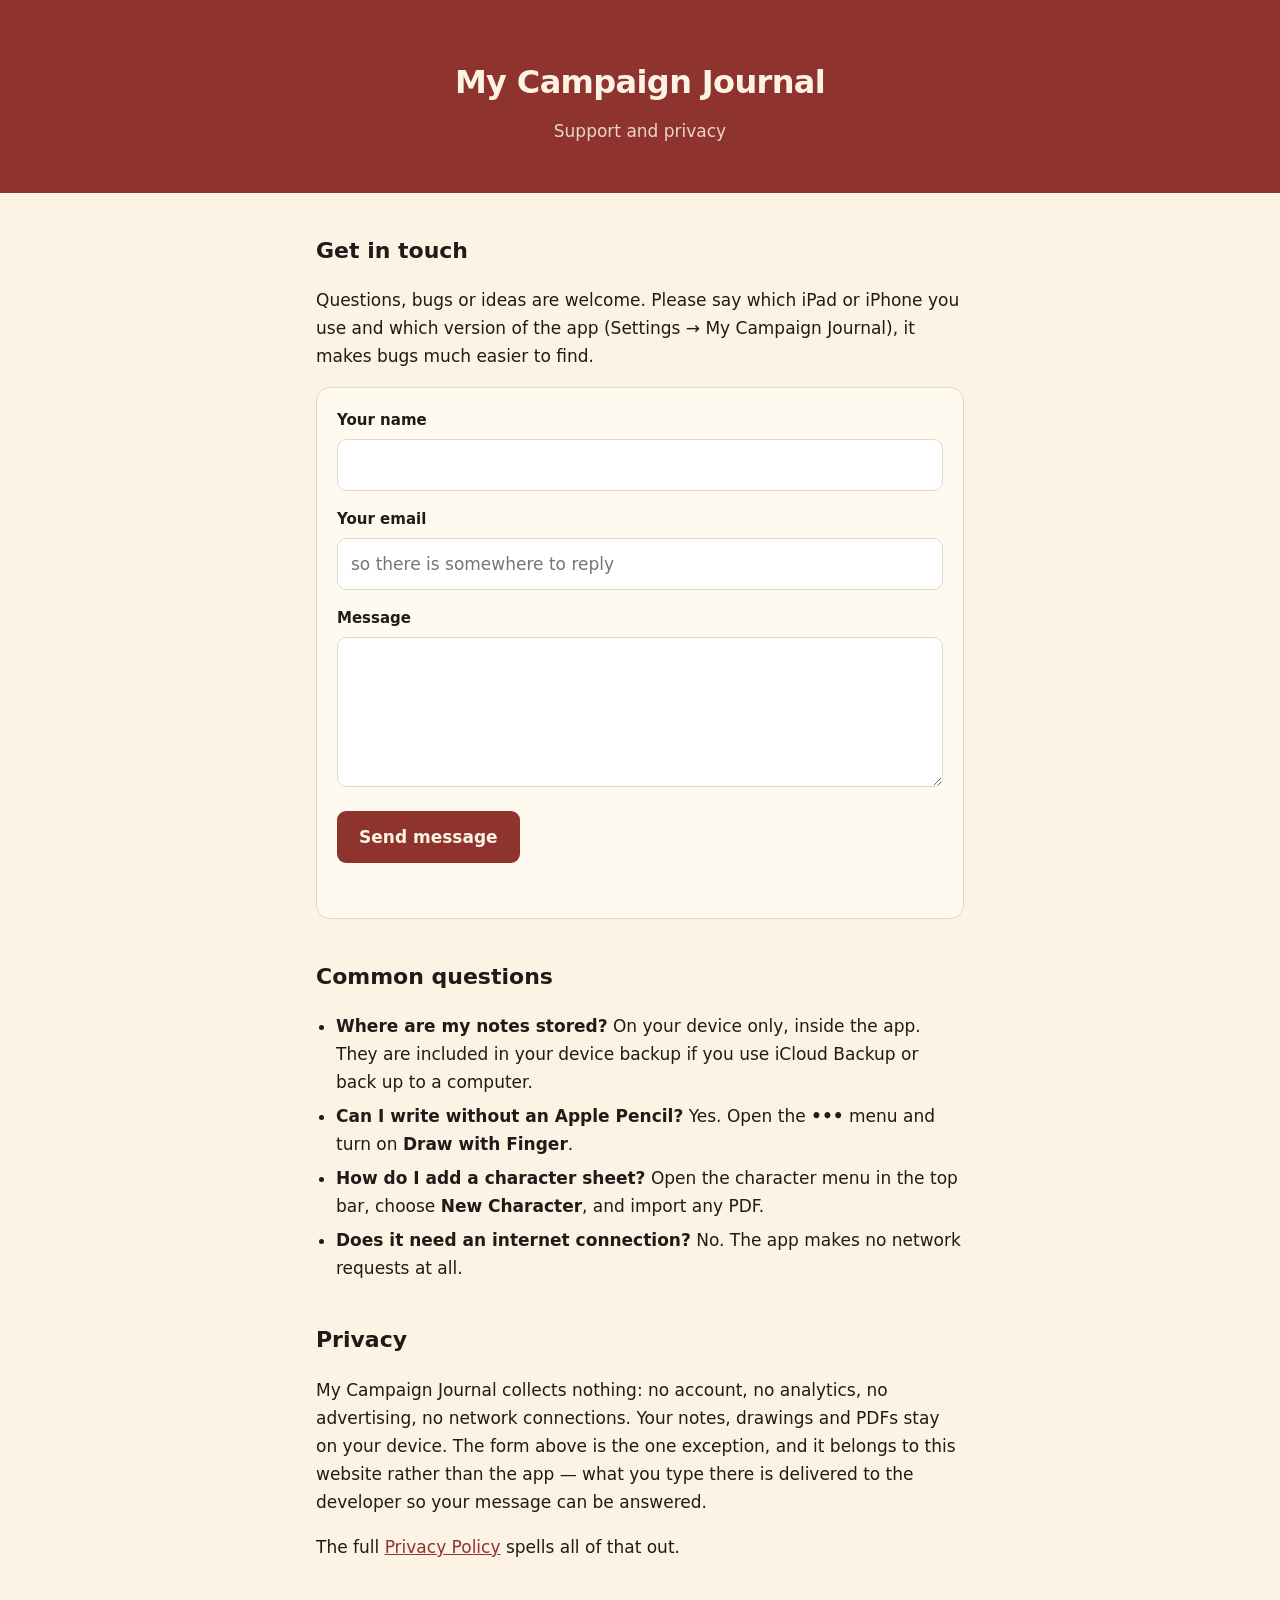
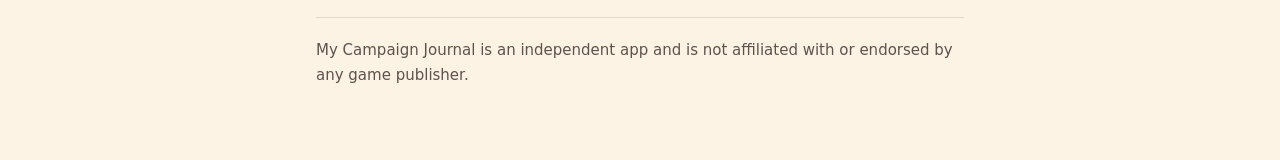
<file: index.html>
<!doctype html>
<html lang="en">
<head>
<meta charset="utf-8">
<meta name="viewport" content="width=device-width, initial-scale=1">
<title>My Campaign Journal — Support</title>
<link rel="stylesheet" href="style.css">
</head>
<body>
<header>
  <h1>My Campaign Journal</h1>
  <p>Support and privacy</p>
</header>

<main>
  <h2>Get in touch</h2>
  <p>
    Questions, bugs or ideas are welcome. Please say which iPad or iPhone you use and
    which version of the app (Settings → My Campaign Journal), it makes bugs much easier to find.
  </p>

  <form id="contact" novalidate>
    <div class="row">
      <label for="name">Your name</label>
      <input id="name" name="name" type="text" autocomplete="name" required>
    </div>
    <div class="row">
      <label for="email">Your email</label>
      <input id="email" name="email" type="email" autocomplete="email" required
             placeholder="so there is somewhere to reply">
    </div>
    <div class="row">
      <label for="message">Message</label>
      <textarea id="message" name="message" required></textarea>
    </div>
    <div class="hp" aria-hidden="true">
      <label for="botcheck">Leave this field empty</label>
      <input id="botcheck" name="botcheck" type="checkbox" tabindex="-1" autocomplete="off">
    </div>
    <button type="submit" id="send">Send message</button>
    <p id="status" role="status" aria-live="polite"></p>
  </form>

  <h2>Common questions</h2>
  <ul>
    <li><strong>Where are my notes stored?</strong> On your device only, inside the app. They are included in your device backup if you use iCloud Backup or back up to a computer.</li>
    <li><strong>Can I write without an Apple Pencil?</strong> Yes. Open the <strong>•••</strong> menu and turn on <strong>Draw with Finger</strong>.</li>
    <li><strong>How do I add a character sheet?</strong> Open the character menu in the top bar, choose <strong>New Character</strong>, and import any PDF.</li>
    <li><strong>Does it need an internet connection?</strong> No. The app makes no network requests at all.</li>
  </ul>

  <h2>Privacy</h2>
  <p>
    My Campaign Journal collects nothing: no account, no analytics, no advertising, no network
    connections. Your notes, drawings and PDFs stay on your device. The form above is the one
    exception, and it belongs to this website rather than the app — what you type there is
    delivered to the developer so your message can be answered.
  </p>
  <p>
    The full <a href="privacy/">Privacy Policy</a> spells all of that out.
  </p>

  <footer>
    My Campaign Journal is an independent app and is not affiliated with or endorsed by any game publisher.
  </footer>
</main>

<script>
  const ACCESS_KEY = "b4f805cb-7d09-4f3e-b0ea-1504801804d5";
  const form = document.getElementById("contact");
  const button = document.getElementById("send");
  const status = document.getElementById("status");

  function show(text, kind) {
    status.textContent = text;
    status.className = kind || "";
  }

  form.addEventListener("submit", async (event) => {
    event.preventDefault();
    const data = Object.fromEntries(new FormData(form).entries());

    if (!data.name || !data.email || !data.message) {
      show("Please fill in your name, your email and a message.", "bad");
      return;
    }
    if (!/^[^\s@]+@[^\s@]+\.[^\s@]+$/.test(data.email)) {
      show("That email address does not look right — check it so a reply can reach you.", "bad");
      return;
    }

    button.disabled = true;
    show("Sending…");

    try {
      const response = await fetch("https://api.web3forms.com/submit", {
        method: "POST",
        headers: { "Content-Type": "application/json", Accept: "application/json" },
        body: JSON.stringify({
          access_key: ACCESS_KEY,
          subject: "My Campaign Journal — support",
          from_name: "My Campaign Journal support form",
          ...data
        })
      });
      const result = await response.json();
      if (response.ok && result.success) {
        form.reset();
        show("Thank you — your message is on its way. You will get a reply at the address you gave.", "ok");
      } else {
        show("Sorry, that did not go through. Please try again in a moment.", "bad");
      }
    } catch (error) {
      show("Sorry, that did not go through — you may be offline. Please try again.", "bad");
    } finally {
      button.disabled = false;
    }
  });
</script>
</body>
</html>
</file>
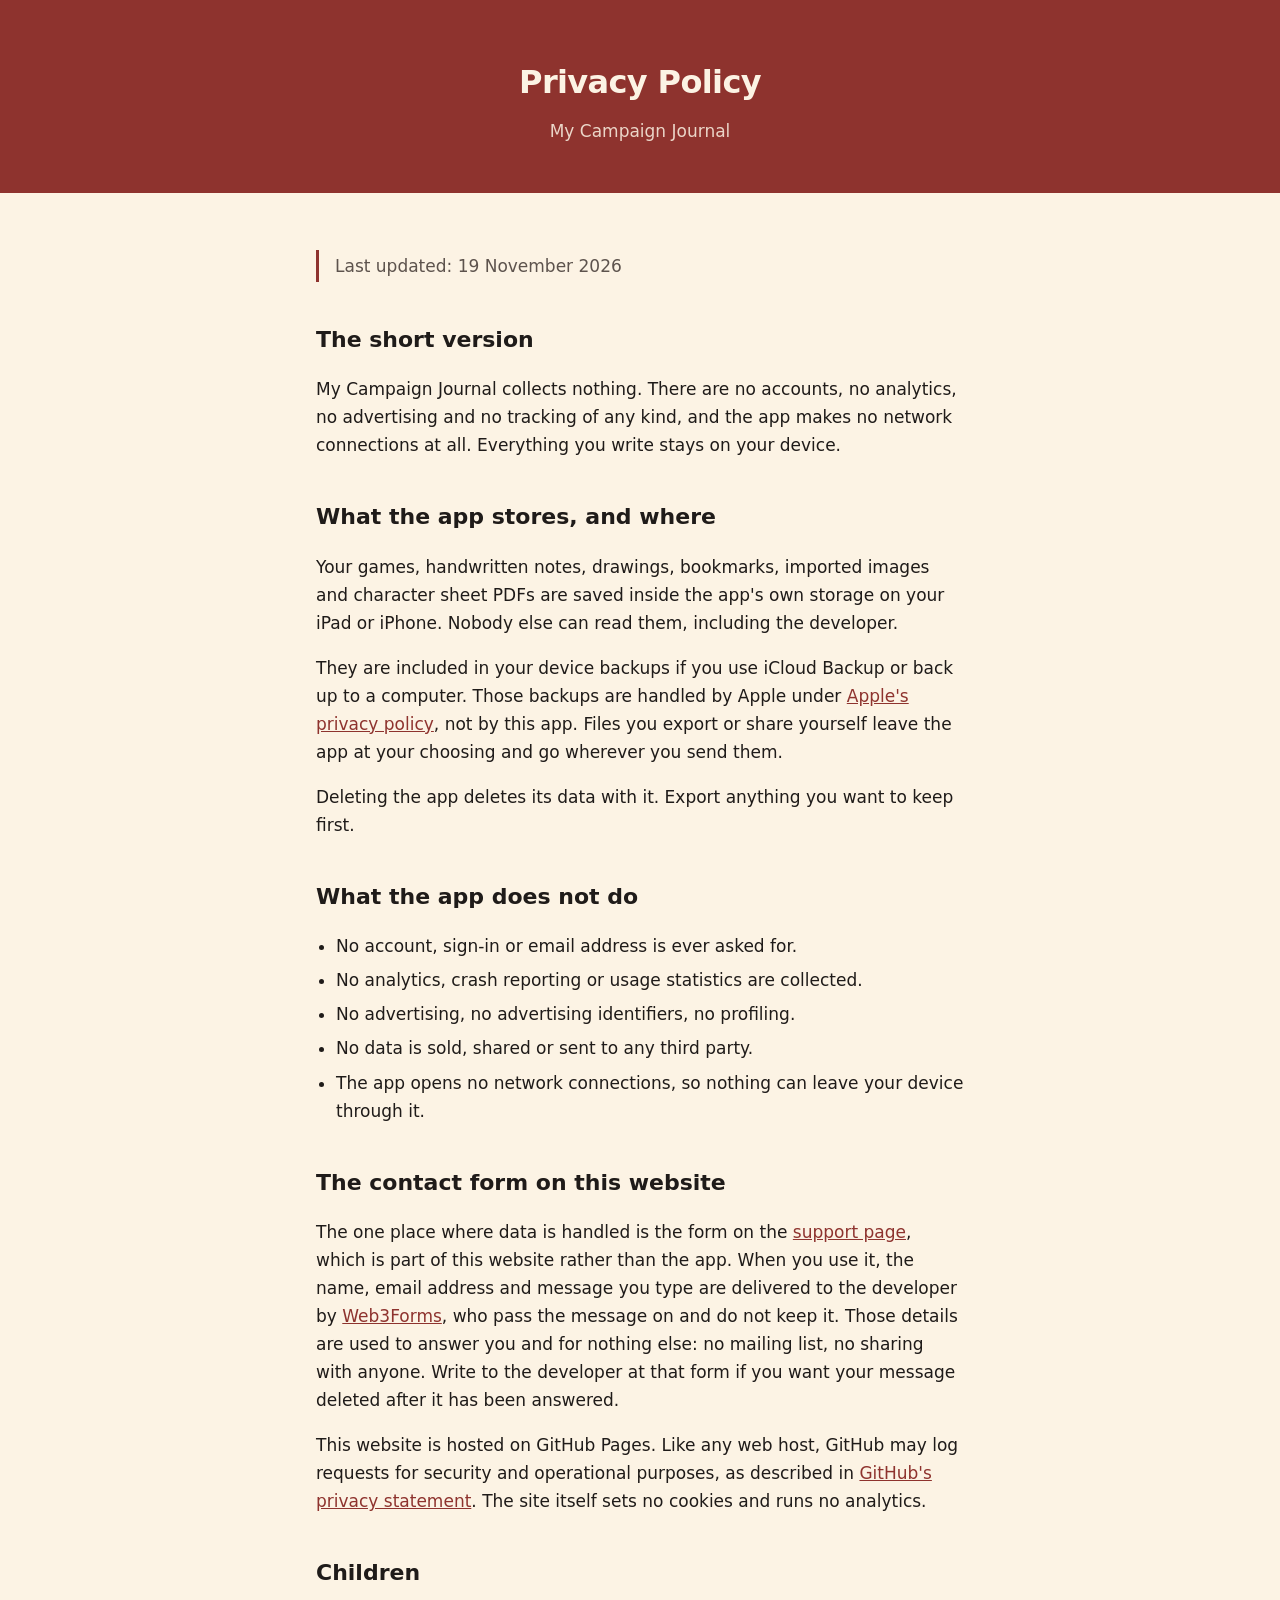
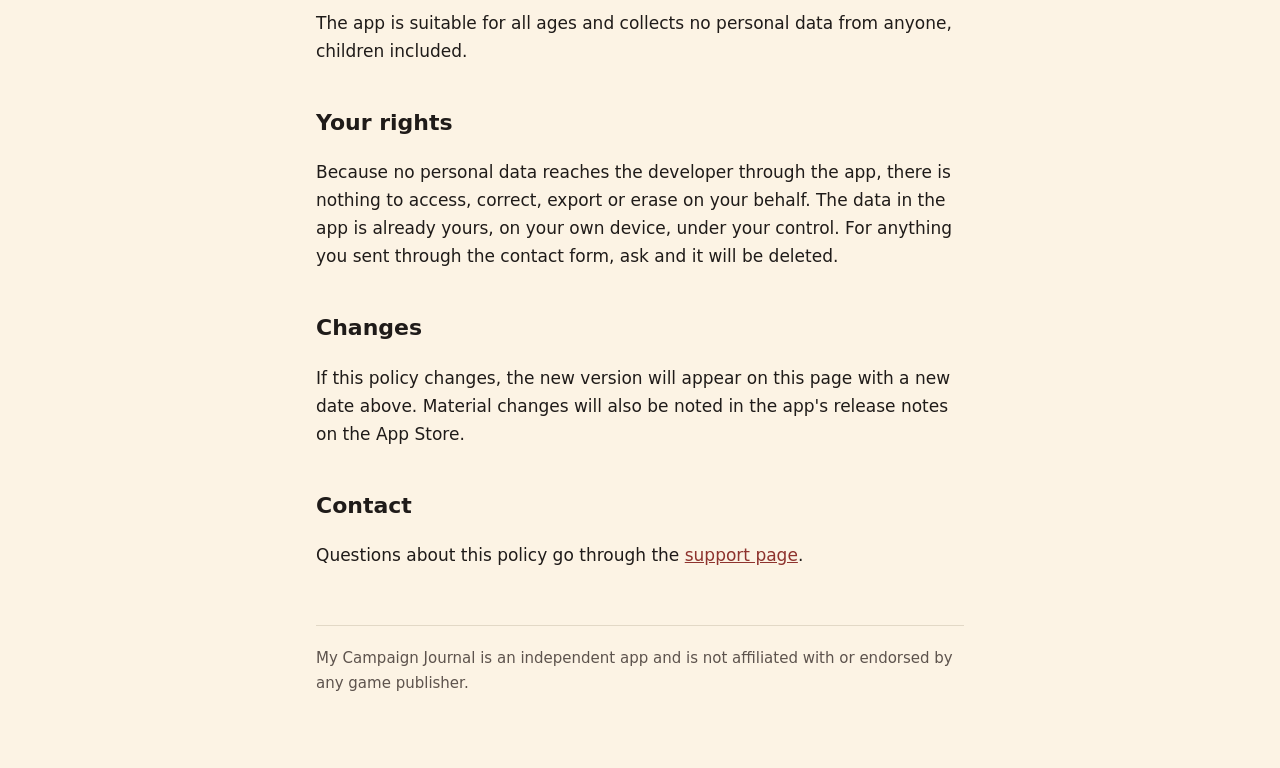
<file: privacy/index.html>
<!doctype html>
<html lang="en">
<head>
<meta charset="utf-8">
<meta name="viewport" content="width=device-width, initial-scale=1">
<title>My Campaign Journal — Privacy Policy</title>
<link rel="stylesheet" href="../style.css">
</head>
<body>
<header>
  <h1>Privacy Policy</h1>
  <p>My Campaign Journal</p>
</header>

<main>
  <p class="note">Last updated: 19 November 2026</p>

  <h2>The short version</h2>
  <p>
    My Campaign Journal collects nothing. There are no accounts, no analytics, no advertising
    and no tracking of any kind, and the app makes no network connections at all. Everything
    you write stays on your device.
  </p>

  <h2>What the app stores, and where</h2>
  <p>
    Your games, handwritten notes, drawings, bookmarks, imported images and character sheet PDFs
    are saved inside the app's own storage on your iPad or iPhone. Nobody else can read them,
    including the developer.
  </p>
  <p>
    They are included in your device backups if you use iCloud Backup or back up to a computer.
    Those backups are handled by Apple under
    <a href="https://www.apple.com/legal/privacy/" rel="noopener">Apple's privacy policy</a>,
    not by this app. Files you export or share yourself leave the app at your choosing and go
    wherever you send them.
  </p>
  <p>
    Deleting the app deletes its data with it. Export anything you want to keep first.
  </p>

  <h2>What the app does not do</h2>
  <ul>
    <li>No account, sign-in or email address is ever asked for.</li>
    <li>No analytics, crash reporting or usage statistics are collected.</li>
    <li>No advertising, no advertising identifiers, no profiling.</li>
    <li>No data is sold, shared or sent to any third party.</li>
    <li>The app opens no network connections, so nothing can leave your device through it.</li>
  </ul>

  <h2>The contact form on this website</h2>
  <p>
    The one place where data is handled is the form on the
    <a href="../">support page</a>, which is part of this website rather than the app.
    When you use it, the name, email address and message you type are delivered to the developer by
    <a href="https://web3forms.com/privacy" rel="noopener">Web3Forms</a>, who pass the message on
    and do not keep it. Those details are used to answer you and for nothing else: no mailing list,
    no sharing with anyone. Write to the developer at that form if you want your message deleted
    after it has been answered.
  </p>
  <p>
    This website is hosted on GitHub Pages. Like any web host, GitHub may log requests for
    security and operational purposes, as described in
    <a href="https://docs.github.com/site-policy/privacy-policies/github-general-privacy-statement" rel="noopener">GitHub's privacy statement</a>.
    The site itself sets no cookies and runs no analytics.
  </p>

  <h2>Children</h2>
  <p>
    The app is suitable for all ages and collects no personal data from anyone, children included.
  </p>

  <h2>Your rights</h2>
  <p>
    Because no personal data reaches the developer through the app, there is nothing to access,
    correct, export or erase on your behalf. The data in the app is already yours, on your own
    device, under your control. For anything you sent through the contact form, ask and it will
    be deleted.
  </p>

  <h2>Changes</h2>
  <p>
    If this policy changes, the new version will appear on this page with a new date above.
    Material changes will also be noted in the app's release notes on the App Store.
  </p>

  <h2>Contact</h2>
  <p>
    Questions about this policy go through the <a href="../">support page</a>.
  </p>

  <footer>
    My Campaign Journal is an independent app and is not affiliated with or endorsed by any game publisher.
  </footer>
</main>
</body>
</html>
</file>
<file: style.css>
:root {
    --red: #8e332e;
    --red-dark: #742723;
    --paper: #fcf3e4;
    --card: #fffaf0;
    --ink: #1f1b19;
    --muted: #5d534d;
    --rule: #e2d8c6;
    --field: #ffffff;
    --ok: #1d6b3f;
    --bad: #a12a22;
  }
  @media (prefers-color-scheme: dark) {
    :root:not([data-theme="light"]) {
      --paper: #17130f;
      --card: #211a15;
      --ink: #f0e7d8;
      --muted: #a89a8c;
      --rule: #322a22;
      --field: #120f0c;
      --ok: #6fc28f;
      --bad: #e58a80;
    }
  }
  * { box-sizing: border-box; }
  body {
    margin: 0;
    background: var(--paper);
    color: var(--ink);
    font: 17px/1.65 -apple-system, BlinkMacSystemFont, "Segoe UI", system-ui, sans-serif;
  }
  header {
    background: var(--red);
    color: var(--paper);
    padding: 56px 16px 48px;
    text-align: center;
  }
  header h1 { margin: 0 0 8px; font-size: 32px; letter-spacing: -0.02em; }
  header p { margin: 0; opacity: 0.85; }
  main { max-width: 680px; margin: 0 auto; padding: 40px 16px 72px; }
  h2 { font-size: 22px; margin: 40px 0 12px; }
  h2:first-child { margin-top: 0; }
  ul { padding-left: 20px; }
  li { margin: 6px 0; }
  a { color: var(--red); }
  @media (prefers-color-scheme: dark) {
    :root:not([data-theme="light"]) a { color: #e0a2a2; }
  }
  .note {
    border-left: 3px solid var(--red);
    padding: 2px 0 2px 16px;
    color: var(--muted);
  }

  form {
    background: var(--card);
    border: 1px solid var(--rule);
    border-radius: 14px;
    padding: 20px;
    margin-top: 16px;
  }
  .row { margin-bottom: 16px; }
  .row:last-of-type { margin-bottom: 20px; }
  label {
    display: block;
    font-size: 15px;
    font-weight: 600;
    margin-bottom: 6px;
  }
  input, textarea {
    width: 100%;
    padding: 11px 13px;
    font: inherit;
    color: var(--ink);
    background: var(--field);
    border: 1px solid var(--rule);
    border-radius: 9px;
  }
  input:focus, textarea:focus {
    outline: 2px solid var(--red);
    outline-offset: 1px;
    border-color: transparent;
  }
  textarea { min-height: 150px; resize: vertical; }
  button {
    font: inherit;
    font-weight: 600;
    color: var(--paper);
    background: var(--red);
    border: 0;
    border-radius: 9px;
    padding: 12px 22px;
    cursor: pointer;
  }
  button:hover { background: var(--red-dark); }
  button[disabled] { opacity: 0.55; cursor: default; }
  .hp {
    position: absolute;
    left: -9999px;
    width: 1px;
    height: 1px;
    overflow: hidden;
  }
  #status {
    margin: 14px 0 0;
    font-size: 15px;
    min-height: 1.4em;
  }
  #status.ok { color: var(--ok); }
  #status.bad { color: var(--bad); }

  footer {
    border-top: 1px solid var(--rule);
    margin-top: 56px;
    padding-top: 20px;
    color: var(--muted);
    font-size: 15px;
  }
</file>
